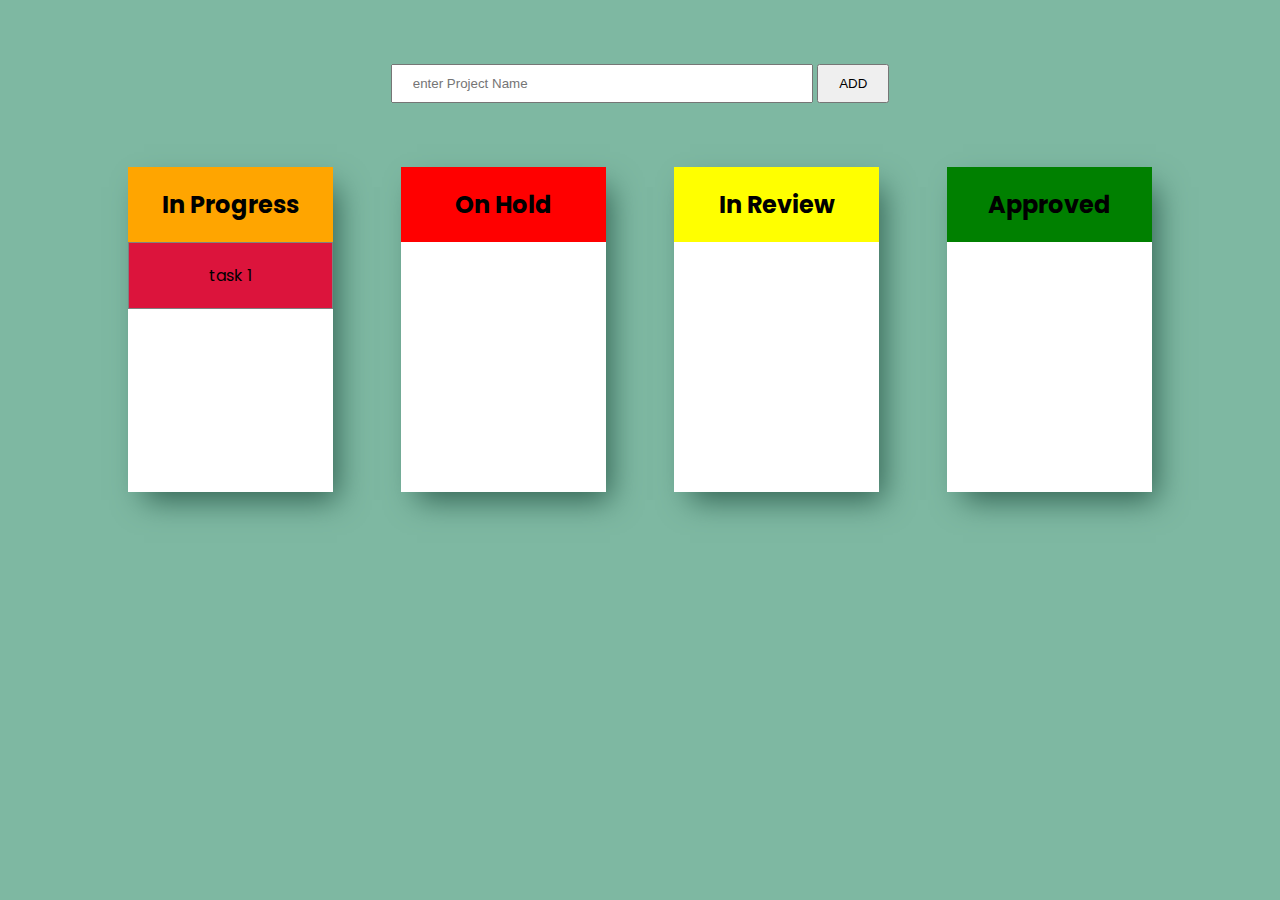
<file: Day 2/task 1/index.html>
<!DOCTYPE html>
<html lang="en">

<head>
    <meta charset="UTF-8">
    <meta name="viewport" content="width=device-width, initial-scale=1.0">
    <title>Document</title>
    <link rel="preconnect" href="https://fonts.gstatic.com">
    <link href="https://fonts.googleapis.com/css2?family=Poppins:wght@300&display=swap" rel="stylesheet">
    <link rel="stylesheet" href="./style.css">
    <script src="drag.js" defer ></script>
</head>

<body>
    <form id="form">
        <input type="text" placeholder="enter Project Name" id="textVal">
        <button >ADD</button>
    </form>
    <section class="container" id="container">
        <div class="inProgress">
            <h2 class=" h2-style gold" >In Progress</h2>
            <div class="tasksSection" id="inProgress"> <p draggable="true" id="element">task 1 </p></div>
        </div>
        <div class="onHold">
            <h2 class="h2-style red">On Hold</h2>
            <div class="tasksSection" id="hold"></div>
        </div>
        <div class="review">
            <h2 class="h2-style blue">In Review</h2>
            <div class="tasksSection" id="review"></div>
        </div>
        <div class="approved">
            <h2 class="h2-style green">Approved</h2>
            <div class="tasksSection" id="Approved"></div>
        </div>
    </section>

    
</body>

</html>
</file>
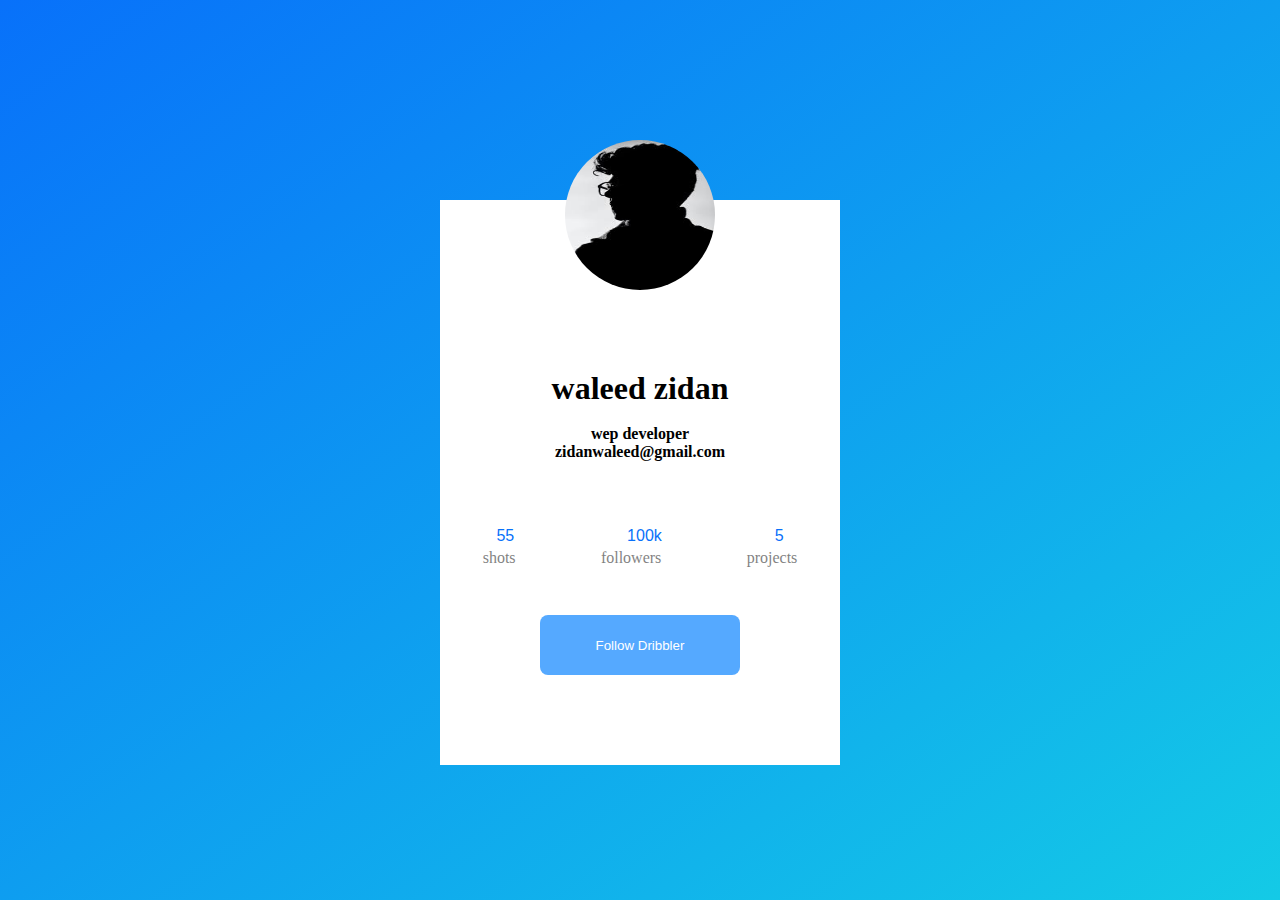
<file: day 3 html css/task1/task1.html>
<html lang="en">

<head>
    <meta charset="UTF-8">
    <meta http-equiv="X-UA-Compatible" content="IE=edge">
    <meta name="viewport" content="width=device-width, initial-scale=1.0">
    <link rel="stylesheet" href="style.css">
    <link href='https://css.gg/facebook.css' rel='stylesheet'>
    <link href='https://css.gg/instagram.css' rel='stylesheet'>
    <link href='https://css.gg/twitter.css' rel='stylesheet'>
    <title>Document</title>
</head>

<body id="document">

    <div id="mainframe">

        <div id="card">
            <img src="download.jpg" id="pic" alt="">

            <h1>waleed zidan</h2>
                <br>
                <h4>wep developer</h3>
                    
                    <h4>zidanwaleed@gmail.com</h4>
                    <br>



                    <div id="iconsmain">

                        <i class="gg-facebook"></i>
                        <i class="gg-instagram"></i>
                        <i class="gg-twitter"></i>

                    </div>
                    <br>
                    <div id="followers">

                       <p class="num">55</p>
                       <p class="num">100k</p>
                       <p class="num">5</p>
                       

                    </div>
                   

                    <div id="link">

                        <p class="text">shots</p>
                        <p class="text">followers</p>
                        <p class="text">projects</p>
                        
 
                     </div>
                     <br>
                     <button class="btnback">Follow Dribbler</button>
                   
                    


        </div>



    </div>

</body>

</html>
</file>
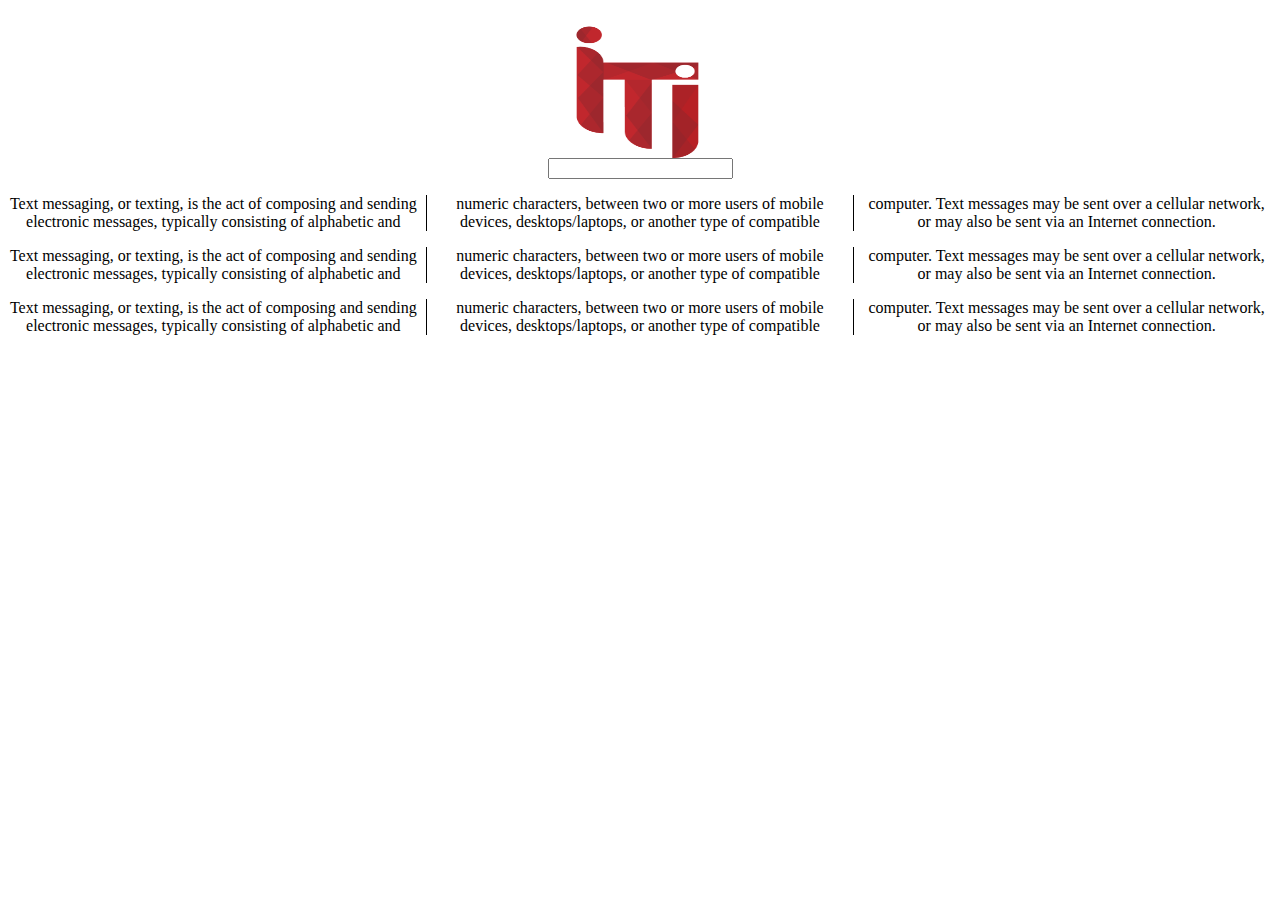
<file: day 3 html css/task2/tas2.html>
<html lang="en">

<head>
    <meta charset="UTF-8">
    <meta http-equiv="X-UA-Compatible" content="IE=edge">
    <meta name="viewport" content="width=device-width, initial-scale=1.0">
    <link rel="stylesheet" href="task2.css">
    <title>Document</title>
</head>

<body>
    <div class="body">
        <img src="iti-logo.png" alt="" id="pic">
        <script src="anim.js"></script>
    </div>

    <input type="text" id="txt">

    <p>Text messaging, or texting, is the act of composing and sending electronic messages, typically consisting of alphabetic and numeric characters, between two or more users of mobile devices, desktops/laptops, or another type of compatible computer. Text messages may be sent over a cellular network, or may also be sent via an Internet connection.</p>
    <p>Text messaging, or texting, is the act of composing and sending electronic messages, typically consisting of alphabetic and numeric characters, between two or more users of mobile devices, desktops/laptops, or another type of compatible computer. Text messages may be sent over a cellular network, or may also be sent via an Internet connection.</p>
    <p>Text messaging, or texting, is the act of composing and sending electronic messages, typically consisting of alphabetic and numeric characters, between two or more users of mobile devices, desktops/laptops, or another type of compatible computer. Text messages may be sent over a cellular network, or may also be sent via an Internet connection.</p>
    <script src="anim.js"></script>
</body>

</html>
</file>
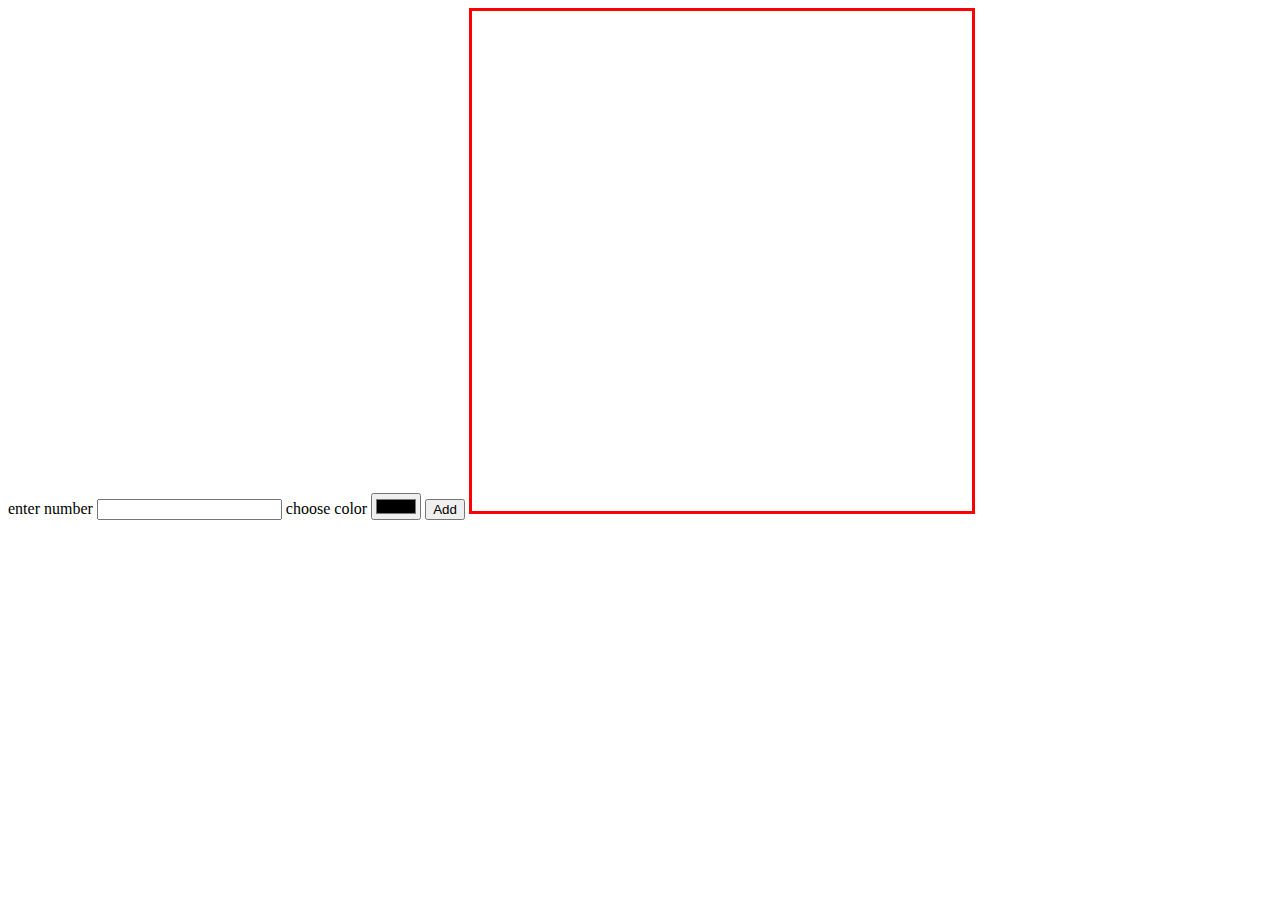
<file: day1/task 2 html/task2.html>
<html lang="en">
<head>
    <meta charset="UTF-8">
    <meta http-equiv="X-UA-Compatible" content="IE=edge">
    <meta name="viewport" content="width=device-width, initial-scale=1.0">
    <script src="task.js" defer></script>
    <link rel="stylesheet" href="task.css">
    <title>Document</title>
</head>
<body>
    <label for="t" >enter number</label>
    <input type="number" id="t" >
    <label for="c">choose color</label>
    <input type="color" id="c">
    <button  id="btn">Add</button>
    <canvas id="canv" >    </canvas>
    
</body>
</html>
</file>
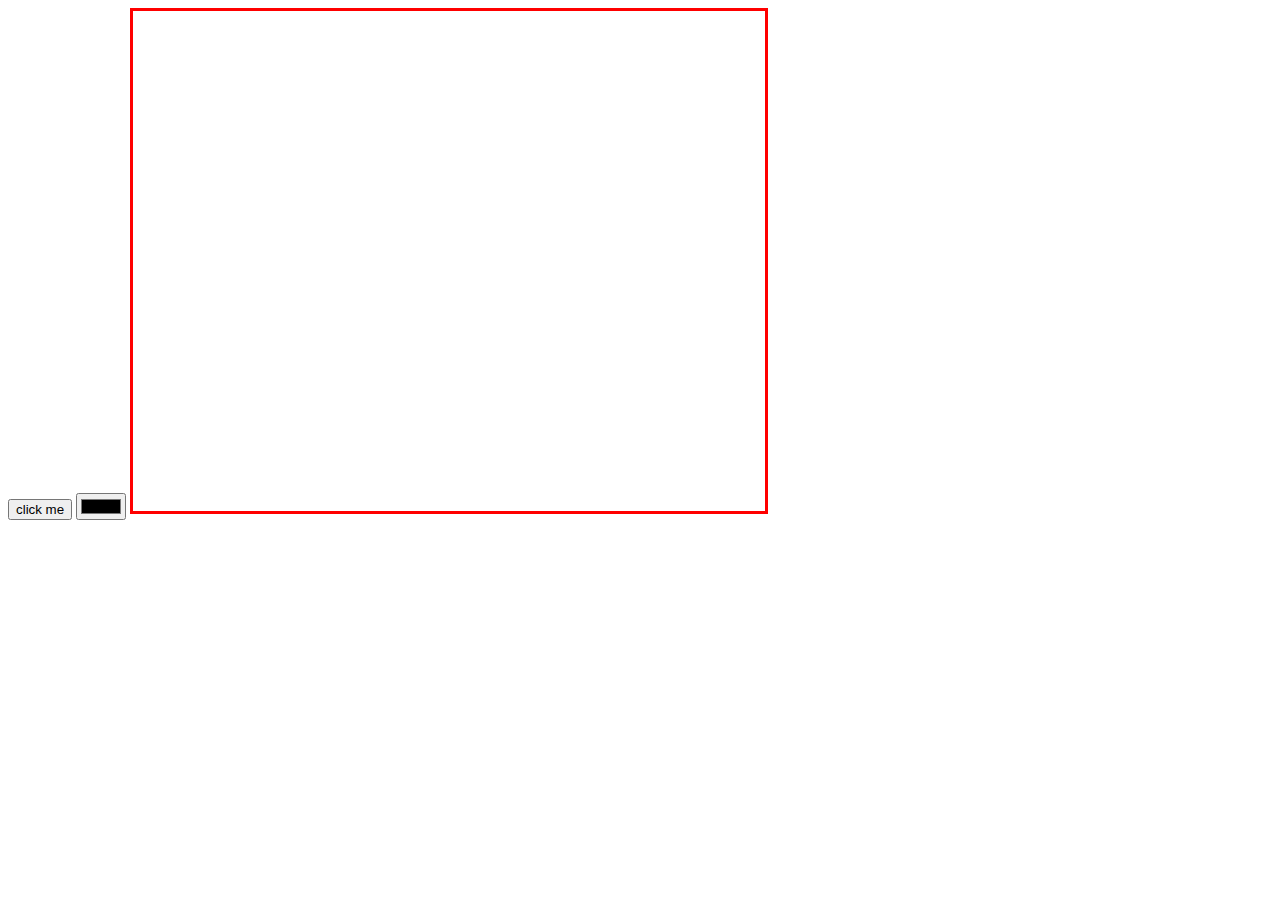
<file: day1/task html5/task.html>
<html lang="en">
<head>
    <meta charset="UTF-8">
    <meta http-equiv="X-UA-Compatible" content="IE=edge">
    <meta name="viewport" content="width=device-width, initial-scale=1.0">
    <link rel="stylesheet" href="task.css">
    <script src="task.js"></script>
    <title>Document</title>
</head>
<body>
    <button id="btn" onclick="Draw()">click me </button>
    <input type="color"  id="co" name="Col">
    <canvas id="draw"></canvas>
    
</body>
</html>
</file>
<file: Day 2/task 1/style.css>
* {
    padding: 0;
    margin: 0;
    box-sizing: border-box;
}

body {
    background-color: rgb(126, 184, 162);
    font-family: 'Poppins', sans-serif;
}

.container {
    display: flex;
    flex-wrap: wrap;
    justify-content: space-between;
    width: 80%;
    margin: 0 auto;
}

form {
    width: 60%;
    margin: 4rem auto;
    text-align: center;
}

.container>div {
    width: 20%;
    -webkit-box-shadow: 10px 14px 29px -6px rgb(50 99 83);
    -moz-box-shadow: -2px 10px 31px -8px rgba(184, 184, 184, 1);

    background-color: #fff;
    text-align: center;
}

.container>div h2 {
    padding: 20px;
}

.inProgress h2 {
    background: orange;
}

.onHold h2 {
    background: red;
}

.review h2 {
    background: yellow
}

.approved h2 {
    background: green;
}

div {
    min-height: 250px;
    list-style: none;
}

p {
    padding: 20px;
    border: 1px solid grey;
}

input[type="text"] {
    padding: 10px 20px;
    width: 55%;
}

button {
    padding: 10px 20px;
    color: #000;
}
p{
    background-color: crimson;
}
</file>
<file: day 3 html css/task1/style.css>
* {
    padding: 0;
    margin: 0;

}

#document {
    background-image: linear-gradient(to bottom right, rgb(8, 113, 250), rgb(20, 202, 230));
}

#mainframe {
    display: flex;
    justify-content: center;
}

#card {
    width: 400px;
    margin-top: 200px;
    flex-direction: column;
    text-align: center;
    background-color: white;
    margin-bottom: 100px;

}

.gg-facebook {
    
    border-radius: 20%;
}

#pic {
    margin-bottom: 20px;
    border-radius: 60%;
    width: 150px;
    height: 150px;
    position: relative;
    bottom: 60px;

}

#iconsmain {

    display: flex;
    justify-content: space-around;
    width: 200px;
    margin-left: 100px;
    margin-top: 20px;
    opacity: 0.4;

}

#followers{

    display: flex;
    justify-content: space-around;
    
    margin-top: 10px;
    

}
.num{

    color: rgb(8, 113, 250);
    font-family: Arial, Helvetica, sans-serif;
   
    
}
#link{
    display: flex;
    justify-content: space-around;
    
    margin-top: 4px;

}
.text{
    opacity: 0.5;
}
.btnback{
    margin-left: 100;
    margin-right: 100;
    margin-top: 20;
    width: 200px;
    border-radius: 8px;
    color: white;
    
    background-color: RGB(85, 169, 255);
    border: none;
    height: 60;
    margin-top: 30px;
    margin-bottom: 90px;
}
</file>
<file: day 3 html css/task2/task2.css>
@keyframes first {
    from{width: 150px; height: 150px;  }
    to{width: 250px;  height: 250px;}
    
}
body{
    text-align: center;
}
.body{

    display: flex;
    justify-content: center ;
}
#pic{
    width: 150px;
    height: 150px;
    

}


img:hover{


animation-name: first;
animation-duration: 1s;
animation-iteration-count: infinite;







}
@keyframes second {
  from{width: 120px; }
  to{width: 400; }
}

input:hover{
    width : 120px;
    animation-name: second;
   animation-duration: 2s;
    
    
}
p{
    column-count: 3;
    column-rule-color:  blue;
    column-rule: 1px solid;
    column-width: 4px;
}
</file>
<file: day1/task 2 html/task.css>
canvas{
    border: 3px red solid;
    width: 500px;
    height: 500px;
}
</file>
<file: day1/task html5/task.css>
canvas{
    border: 3px red solid;
    width: 50%;
    height: 500px;
}
</file>
